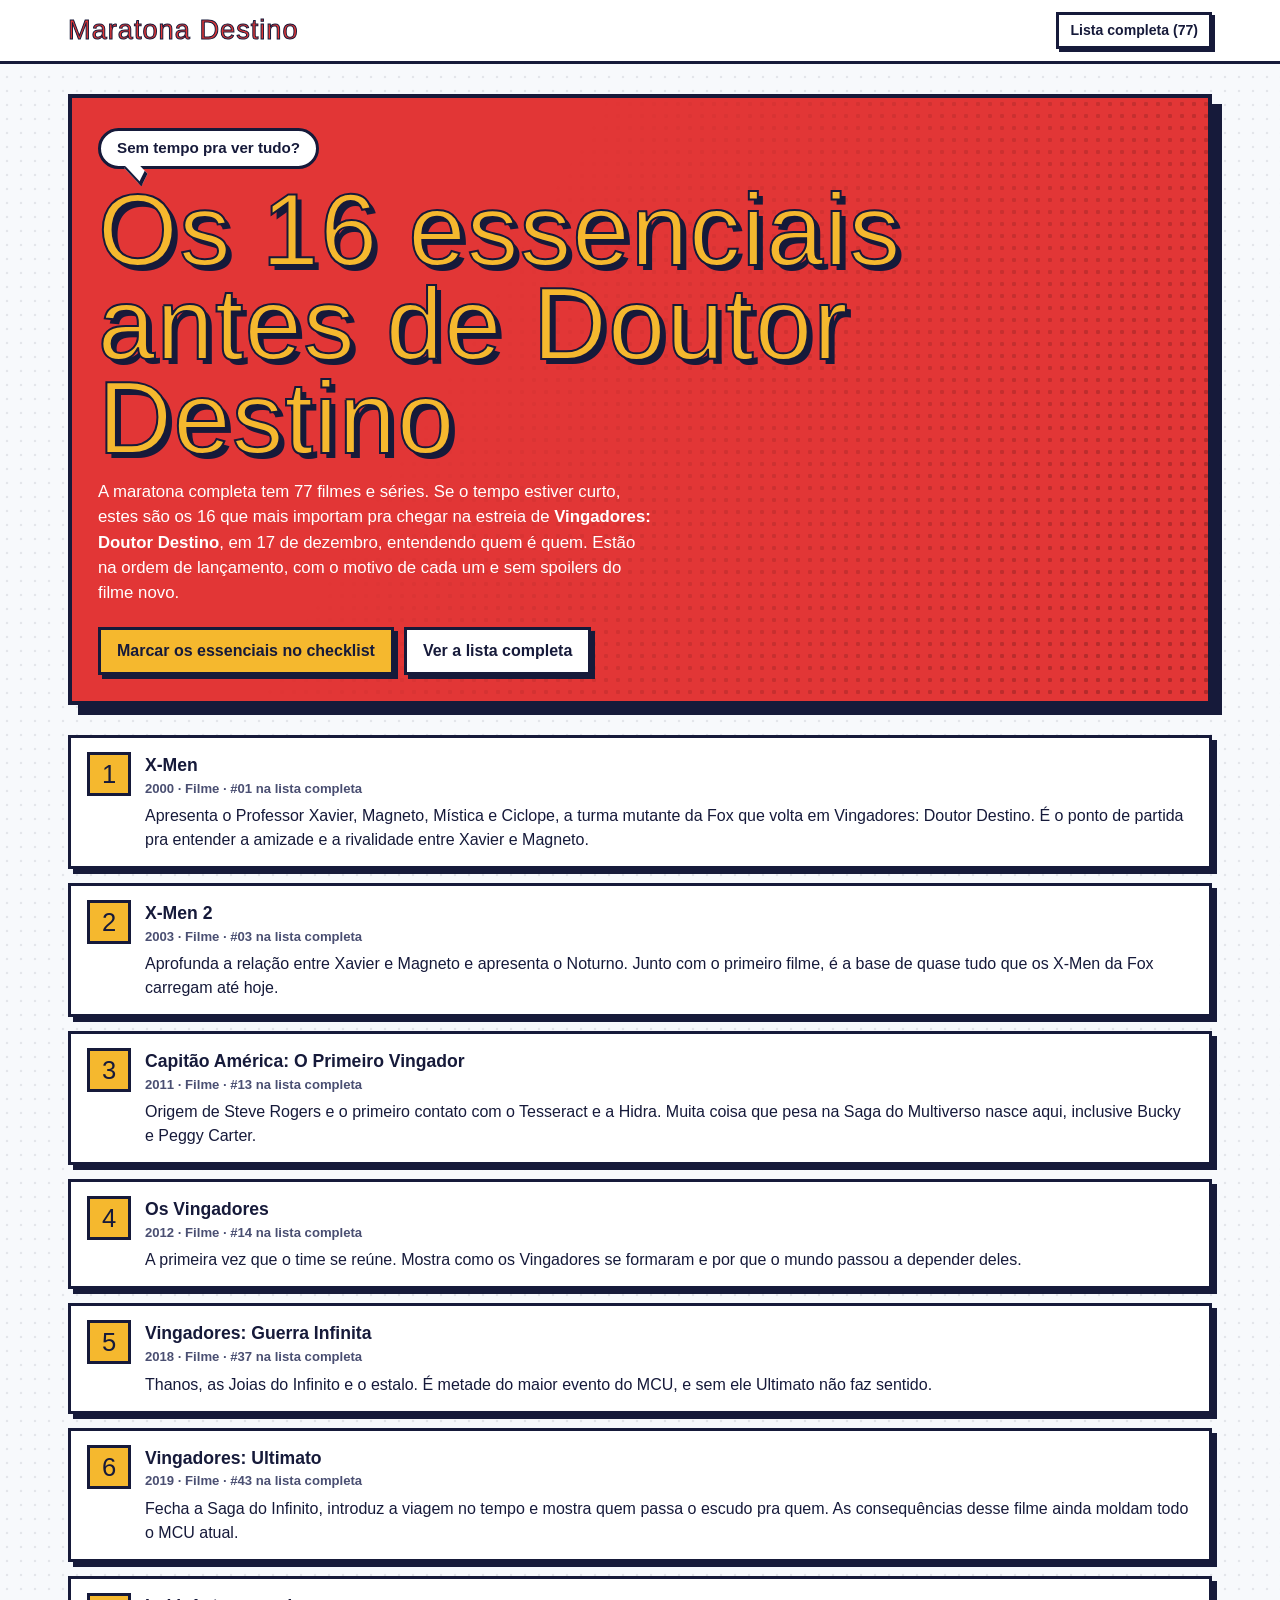
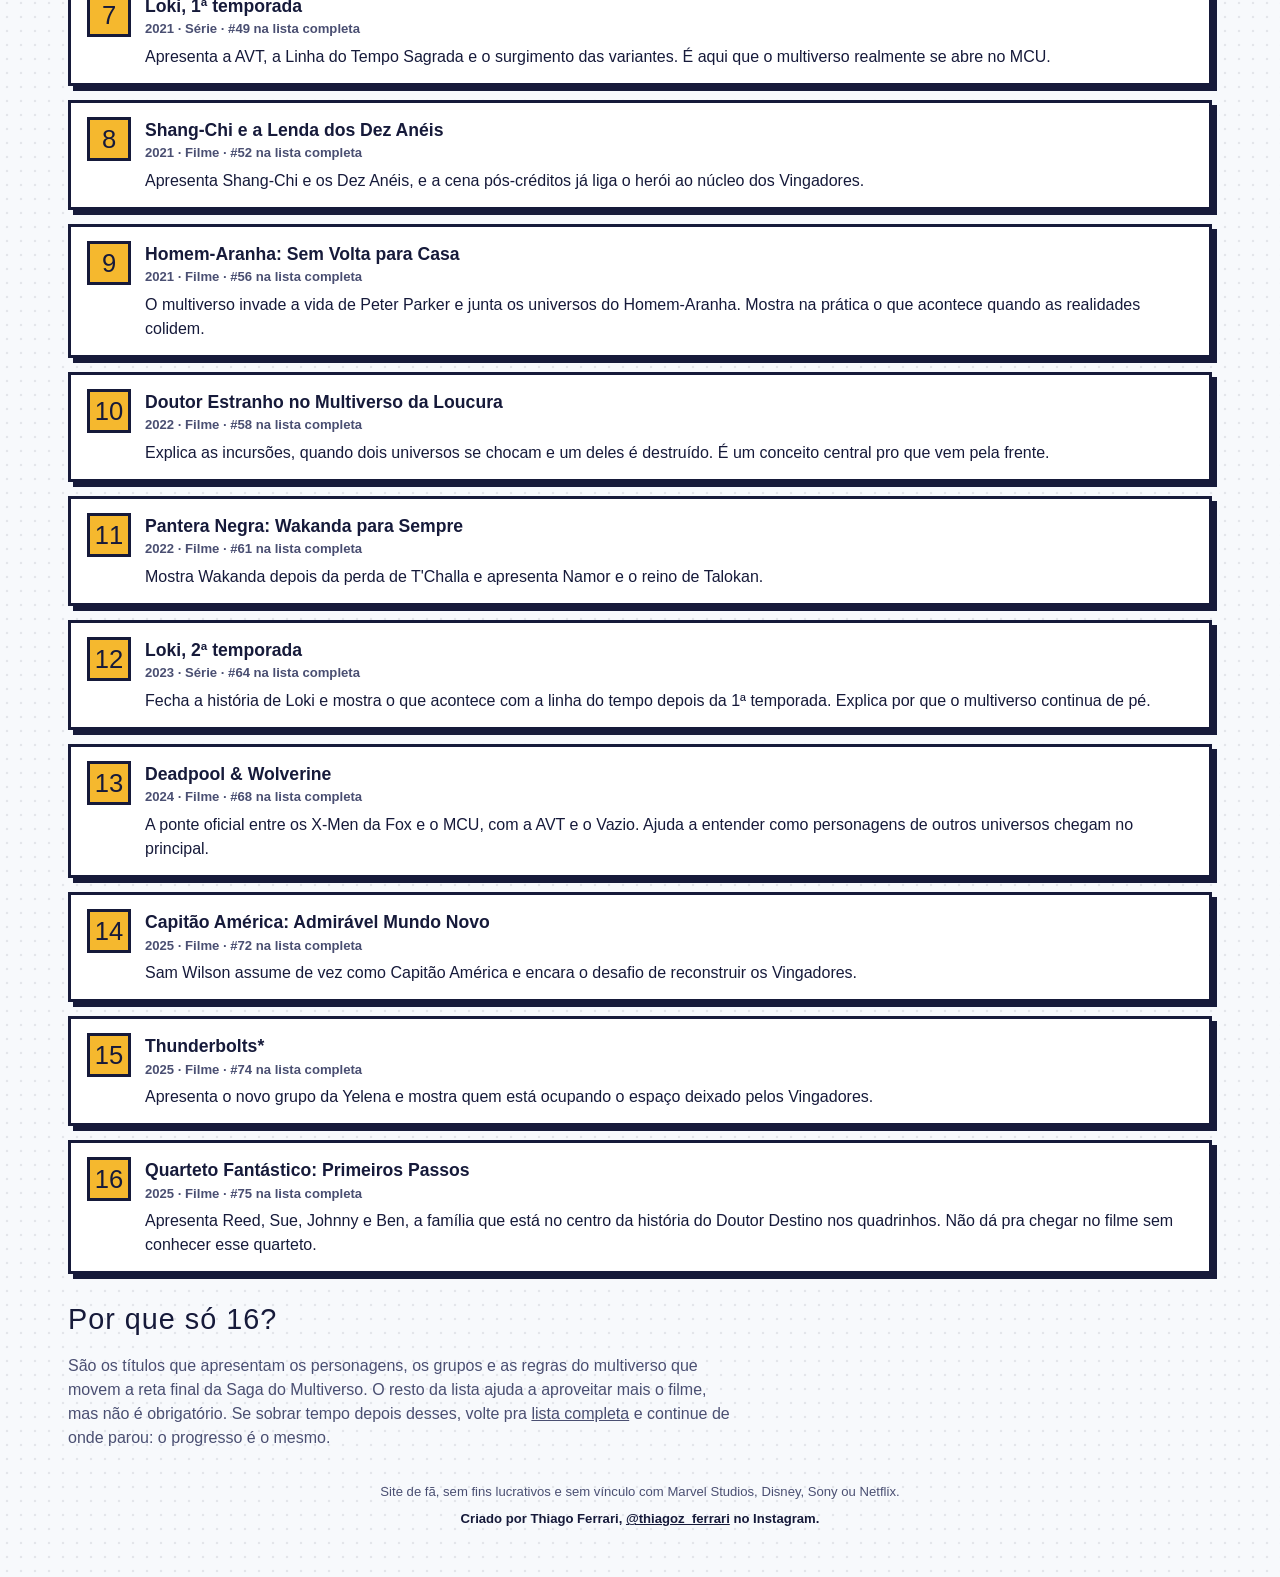
<file: essenciais-doutor-destino/index.html>
<!DOCTYPE html>
<!-- Gerado por scripts/gerar_essenciais.py, não edite à mão -->
<html lang="pt-BR">
<head>
<meta charset="UTF-8">
<meta name="viewport" content="width=device-width, initial-scale=1, viewport-fit=cover">
<meta http-equiv="Content-Security-Policy" content="default-src 'self'; script-src 'sha256-l+ZBOgG9XQFpON9zBxxrb5eDIZBZk0mXDshOBV8iYR8='; style-src 'self' 'unsafe-inline' https://fonts.googleapis.com; font-src 'self' https://fonts.gstatic.com; img-src 'self' data: https://image.tmdb.org; object-src 'none'; base-uri 'self'; form-action 'self'; upgrade-insecure-requests">
<meta name="referrer" content="strict-origin-when-cross-origin">
<title>O que assistir antes de Vingadores: Doutor Destino (16 essenciais)</title>
<meta name="description" content="Sem tempo pra maratona inteira? Os 16 filmes e séries essenciais pra ver antes de Vingadores: Doutor Destino, em ordem, com o motivo de cada um. Sem spoilers.">
<link rel="canonical" href="https://maratonamultiverso.com.br/essenciais-doutor-destino/">
<meta property="og:type" content="article">
<meta property="og:url" content="https://maratonamultiverso.com.br/essenciais-doutor-destino/">
<meta property="og:site_name" content="Maratona Multiverso">
<meta property="og:title" content="O que assistir antes de Vingadores: Doutor Destino (16 essenciais)">
<meta property="og:description" content="Sem tempo pra maratona inteira? Os 16 filmes e séries essenciais pra ver antes de Vingadores: Doutor Destino, em ordem, com o motivo de cada um. Sem spoilers.">
<meta property="og:locale" content="pt_BR">
<meta property="og:image" content="https://maratonamultiverso.com.br/img/og-image.png">
<meta property="og:image:width" content="1200">
<meta property="og:image:height" content="630">
<meta property="og:image:alt" content="Os 16 essenciais antes de Vingadores: Doutor Destino">
<meta name="twitter:card" content="summary_large_image">
<meta name="theme-color" content="#E23636">
<link rel="icon" href="/favicon.ico" sizes="48x48">
<link rel="icon" href="/img/icon-192.png" type="image/png" sizes="192x192">
<link rel="apple-touch-icon" href="/img/apple-touch-icon.png">
<link rel="preconnect" href="https://fonts.googleapis.com">
<link rel="preconnect" href="https://fonts.gstatic.com" crossorigin>
<link href="https://fonts.googleapis.com/css2?family=Bangers&family=Archivo:wght@400;600;800&display=swap" rel="stylesheet">
<link rel="stylesheet" href="/css/style.css">
<script type="application/ld+json">
[{"@context":"https://schema.org","@type":"ItemList","name":"Os 16 essenciais pra ver antes de Vingadores: Doutor Destino","itemListOrder":"https://schema.org/ItemListOrderAscending","numberOfItems":16,"itemListElement":[{"@type":"ListItem","position":1,"item":{"@type":"Movie","name":"X-Men","dateCreated":"2000"}},{"@type":"ListItem","position":2,"item":{"@type":"Movie","name":"X-Men 2","dateCreated":"2003"}},{"@type":"ListItem","position":3,"item":{"@type":"Movie","name":"Capitão América: O Primeiro Vingador","dateCreated":"2011"}},{"@type":"ListItem","position":4,"item":{"@type":"Movie","name":"Os Vingadores","dateCreated":"2012"}},{"@type":"ListItem","position":5,"item":{"@type":"Movie","name":"Vingadores: Guerra Infinita","dateCreated":"2018"}},{"@type":"ListItem","position":6,"item":{"@type":"Movie","name":"Vingadores: Ultimato","dateCreated":"2019"}},{"@type":"ListItem","position":7,"item":{"@type":"TVSeries","name":"Loki, 1ª temporada","dateCreated":"2021"}},{"@type":"ListItem","position":8,"item":{"@type":"Movie","name":"Shang-Chi e a Lenda dos Dez Anéis","dateCreated":"2021"}},{"@type":"ListItem","position":9,"item":{"@type":"Movie","name":"Homem-Aranha: Sem Volta para Casa","dateCreated":"2021"}},{"@type":"ListItem","position":10,"item":{"@type":"Movie","name":"Doutor Estranho no Multiverso da Loucura","dateCreated":"2022"}},{"@type":"ListItem","position":11,"item":{"@type":"Movie","name":"Pantera Negra: Wakanda para Sempre","dateCreated":"2022"}},{"@type":"ListItem","position":12,"item":{"@type":"TVSeries","name":"Loki, 2ª temporada","dateCreated":"2023"}},{"@type":"ListItem","position":13,"item":{"@type":"Movie","name":"Deadpool & Wolverine","dateCreated":"2024"}},{"@type":"ListItem","position":14,"item":{"@type":"Movie","name":"Capitão América: Admirável Mundo Novo","dateCreated":"2025"}},{"@type":"ListItem","position":15,"item":{"@type":"Movie","name":"Thunderbolts*","dateCreated":"2025"}},{"@type":"ListItem","position":16,"item":{"@type":"Movie","name":"Quarteto Fantástico: Primeiros Passos","dateCreated":"2025"}}]},{"@context":"https://schema.org","@type":"BreadcrumbList","itemListElement":[{"@type":"ListItem","position":1,"name":"Maratona Multiverso","item":"https://maratonamultiverso.com.br/"},{"@type":"ListItem","position":2,"name":"Essenciais","item":"https://maratonamultiverso.com.br/essenciais-doutor-destino/"}]}]
</script>
</head>
<body>

<div class="topbar">
  <div class="wrap">
    <a class="marca" href="/">Maratona Destino</a>
    <a class="btn pequeno" href="/">Lista completa (77)</a>
  </div>
</div>

<header class="hero">
  <div class="wrap">
    <div class="panel">
      <div class="balao">Sem tempo pra ver tudo?</div>
      <h1>Os 16 essenciais antes de Doutor Destino</h1>
      <p class="lede">A maratona completa tem 77 filmes e séries. Se o tempo estiver curto, estes são os 16 que mais importam pra chegar na estreia de <b>Vingadores: Doutor Destino</b>, em 17 de dezembro, entendendo quem é quem. Estão na ordem de lançamento, com o motivo de cada um e sem spoilers do filme novo.</p>
      <p class="ess-progresso" id="essProgresso" hidden></p>
      <div class="acoes">
        <a class="btn alt" href="/?filtro=essenciais">Marcar os essenciais no checklist</a>
        <a class="btn" href="/">Ver a lista completa</a>
      </div>
    </div>
  </div>
</header>

<main class="wrap">
<ol class="ess-lista">
<li class="ess-item" data-id="x-men">
  <div class="ess-num">1</div>
  <div class="ess-corpo">
    <h2>X-Men <span class="ess-meta">2000 · Filme · #01 na lista completa</span></h2>
    <p>Apresenta o Professor Xavier, Magneto, Mística e Ciclope, a turma mutante da Fox que volta em Vingadores: Doutor Destino. É o ponto de partida pra entender a amizade e a rivalidade entre Xavier e Magneto.</p>
    <span class="ess-visto" hidden>✓ Você já viu</span>
  </div>
</li>
<li class="ess-item" data-id="x-men-2">
  <div class="ess-num">2</div>
  <div class="ess-corpo">
    <h2>X-Men 2 <span class="ess-meta">2003 · Filme · #03 na lista completa</span></h2>
    <p>Aprofunda a relação entre Xavier e Magneto e apresenta o Noturno. Junto com o primeiro filme, é a base de quase tudo que os X-Men da Fox carregam até hoje.</p>
    <span class="ess-visto" hidden>✓ Você já viu</span>
  </div>
</li>
<li class="ess-item" data-id="capitao-america-primeiro-vingador">
  <div class="ess-num">3</div>
  <div class="ess-corpo">
    <h2>Capitão América: O Primeiro Vingador <span class="ess-meta">2011 · Filme · #13 na lista completa</span></h2>
    <p>Origem de Steve Rogers e o primeiro contato com o Tesseract e a Hidra. Muita coisa que pesa na Saga do Multiverso nasce aqui, inclusive Bucky e Peggy Carter.</p>
    <span class="ess-visto" hidden>✓ Você já viu</span>
  </div>
</li>
<li class="ess-item" data-id="os-vingadores">
  <div class="ess-num">4</div>
  <div class="ess-corpo">
    <h2>Os Vingadores <span class="ess-meta">2012 · Filme · #14 na lista completa</span></h2>
    <p>A primeira vez que o time se reúne. Mostra como os Vingadores se formaram e por que o mundo passou a depender deles.</p>
    <span class="ess-visto" hidden>✓ Você já viu</span>
  </div>
</li>
<li class="ess-item" data-id="guerra-infinita">
  <div class="ess-num">5</div>
  <div class="ess-corpo">
    <h2>Vingadores: Guerra Infinita <span class="ess-meta">2018 · Filme · #37 na lista completa</span></h2>
    <p>Thanos, as Joias do Infinito e o estalo. É metade do maior evento do MCU, e sem ele Ultimato não faz sentido.</p>
    <span class="ess-visto" hidden>✓ Você já viu</span>
  </div>
</li>
<li class="ess-item" data-id="ultimato">
  <div class="ess-num">6</div>
  <div class="ess-corpo">
    <h2>Vingadores: Ultimato <span class="ess-meta">2019 · Filme · #43 na lista completa</span></h2>
    <p>Fecha a Saga do Infinito, introduz a viagem no tempo e mostra quem passa o escudo pra quem. As consequências desse filme ainda moldam todo o MCU atual.</p>
    <span class="ess-visto" hidden>✓ Você já viu</span>
  </div>
</li>
<li class="ess-item" data-id="loki-t1">
  <div class="ess-num">7</div>
  <div class="ess-corpo">
    <h2>Loki, 1ª temporada <span class="ess-meta">2021 · Série · #49 na lista completa</span></h2>
    <p>Apresenta a AVT, a Linha do Tempo Sagrada e o surgimento das variantes. É aqui que o multiverso realmente se abre no MCU.</p>
    <span class="ess-visto" hidden>✓ Você já viu</span>
  </div>
</li>
<li class="ess-item" data-id="shang-chi">
  <div class="ess-num">8</div>
  <div class="ess-corpo">
    <h2>Shang-Chi e a Lenda dos Dez Anéis <span class="ess-meta">2021 · Filme · #52 na lista completa</span></h2>
    <p>Apresenta Shang-Chi e os Dez Anéis, e a cena pós-créditos já liga o herói ao núcleo dos Vingadores.</p>
    <span class="ess-visto" hidden>✓ Você já viu</span>
  </div>
</li>
<li class="ess-item" data-id="sem-volta-para-casa">
  <div class="ess-num">9</div>
  <div class="ess-corpo">
    <h2>Homem-Aranha: Sem Volta para Casa <span class="ess-meta">2021 · Filme · #56 na lista completa</span></h2>
    <p>O multiverso invade a vida de Peter Parker e junta os universos do Homem-Aranha. Mostra na prática o que acontece quando as realidades colidem.</p>
    <span class="ess-visto" hidden>✓ Você já viu</span>
  </div>
</li>
<li class="ess-item" data-id="multiverso-da-loucura">
  <div class="ess-num">10</div>
  <div class="ess-corpo">
    <h2>Doutor Estranho no Multiverso da Loucura <span class="ess-meta">2022 · Filme · #58 na lista completa</span></h2>
    <p>Explica as incursões, quando dois universos se chocam e um deles é destruído. É um conceito central pro que vem pela frente.</p>
    <span class="ess-visto" hidden>✓ Você já viu</span>
  </div>
</li>
<li class="ess-item" data-id="wakanda-para-sempre">
  <div class="ess-num">11</div>
  <div class="ess-corpo">
    <h2>Pantera Negra: Wakanda para Sempre <span class="ess-meta">2022 · Filme · #61 na lista completa</span></h2>
    <p>Mostra Wakanda depois da perda de T&#x27;Challa e apresenta Namor e o reino de Talokan.</p>
    <span class="ess-visto" hidden>✓ Você já viu</span>
  </div>
</li>
<li class="ess-item" data-id="loki-t2">
  <div class="ess-num">12</div>
  <div class="ess-corpo">
    <h2>Loki, 2ª temporada <span class="ess-meta">2023 · Série · #64 na lista completa</span></h2>
    <p>Fecha a história de Loki e mostra o que acontece com a linha do tempo depois da 1ª temporada. Explica por que o multiverso continua de pé.</p>
    <span class="ess-visto" hidden>✓ Você já viu</span>
  </div>
</li>
<li class="ess-item" data-id="deadpool-wolverine">
  <div class="ess-num">13</div>
  <div class="ess-corpo">
    <h2>Deadpool &amp; Wolverine <span class="ess-meta">2024 · Filme · #68 na lista completa</span></h2>
    <p>A ponte oficial entre os X-Men da Fox e o MCU, com a AVT e o Vazio. Ajuda a entender como personagens de outros universos chegam no principal.</p>
    <span class="ess-visto" hidden>✓ Você já viu</span>
  </div>
</li>
<li class="ess-item" data-id="admiravel-mundo-novo">
  <div class="ess-num">14</div>
  <div class="ess-corpo">
    <h2>Capitão América: Admirável Mundo Novo <span class="ess-meta">2025 · Filme · #72 na lista completa</span></h2>
    <p>Sam Wilson assume de vez como Capitão América e encara o desafio de reconstruir os Vingadores.</p>
    <span class="ess-visto" hidden>✓ Você já viu</span>
  </div>
</li>
<li class="ess-item" data-id="thunderbolts">
  <div class="ess-num">15</div>
  <div class="ess-corpo">
    <h2>Thunderbolts* <span class="ess-meta">2025 · Filme · #74 na lista completa</span></h2>
    <p>Apresenta o novo grupo da Yelena e mostra quem está ocupando o espaço deixado pelos Vingadores.</p>
    <span class="ess-visto" hidden>✓ Você já viu</span>
  </div>
</li>
<li class="ess-item" data-id="quarteto-fantastico">
  <div class="ess-num">16</div>
  <div class="ess-corpo">
    <h2>Quarteto Fantástico: Primeiros Passos <span class="ess-meta">2025 · Filme · #75 na lista completa</span></h2>
    <p>Apresenta Reed, Sue, Johnny e Ben, a família que está no centro da história do Doutor Destino nos quadrinhos. Não dá pra chegar no filme sem conhecer esse quarteto.</p>
    <span class="ess-visto" hidden>✓ Você já viu</span>
  </div>
</li>
</ol>

<section class="faq">
  <h2>Por que só 16?</h2>
  <p class="ess-nota">São os títulos que apresentam os personagens, os grupos e as regras do multiverso que movem a reta final da Saga do Multiverso. O resto da lista ajuda a aproveitar mais o filme, mas não é obrigatório. Se sobrar tempo depois desses, volte pra <a href="/">lista completa</a> e continue de onde parou: o progresso é o mesmo.</p>
</section>
</main>

<footer class="rodape">
  <div class="wrap">
    <p>Site de fã, sem fins lucrativos e sem vínculo com Marvel Studios, Disney, Sony ou Netflix.</p>
    <p class="criador">Criado por <b>Thiago Ferrari</b>, <a href="https://www.instagram.com/thiagoz_ferrari/" target="_blank" rel="noopener">@thiagoz_ferrari</a> no Instagram.</p>
  </div>
</footer>

<script>
// Mostra o que a pessoa já marcou no checklist (mesmo progresso salvo no navegador)
try {
  var e = JSON.parse(localStorage.getItem("maratona-destino-v2")) || {}, v = e.vistos || {}, n = 0;
  document.querySelectorAll(".ess-item").forEach(function (li) {
    if (Object.prototype.hasOwnProperty.call(v, li.dataset.id)) {
      li.classList.add("visto"); li.querySelector(".ess-visto").hidden = false; n++;
    }
  });
  if (n) { var p = document.getElementById("essProgresso"); p.textContent = "Você já viu " + n + " de 16 essenciais."; p.hidden = false; }
} catch (_) {}
</script>
</body>
</html>
</file>
<file: css/style.css>
:root{
  --paper:#F7F9FC; --ink:#161A3A; --ink-soft:#4A4F72; --card:#FFFFFF; --line:#161A3A;
  --red:#E23636; --gold:#F5B82E; --blue:#2F7FD8; --purple:#8A3FC7; --dot:rgba(22,26,58,.09);
  --shadow:#161A3A; --muted:#EEF1F7;
  --display:"Bangers", Impact, "Arial Black", sans-serif;
  --body:"Archivo", "Segoe UI", Roboto, Helvetica, Arial, sans-serif;
  box-sizing:border-box;
  padding-top:env(safe-area-inset-top,0px); padding-bottom:env(safe-area-inset-bottom,0px);
}
@media (prefers-color-scheme: dark){
  :root:not([data-theme="light"]){
    --paper:#0F1230; --ink:#F2F4FF; --ink-soft:#A9AED6; --card:#1A1E45; --line:#050720;
    --dot:rgba(255,255,255,.06); --shadow:#03041A; --muted:#15183A;
  }
}
:root[data-theme="dark"]{
  --paper:#0F1230; --ink:#F2F4FF; --ink-soft:#A9AED6; --card:#1A1E45; --line:#050720;
  --dot:rgba(255,255,255,.06); --shadow:#03041A; --muted:#15183A;
}
*,*::before,*::after{box-sizing:border-box}
[hidden]{display:none !important}
html{scroll-padding-top:calc(env(safe-area-inset-top,0px) + 70px)}
body{
  margin:0; background:var(--paper); color:var(--ink); font-family:var(--body); line-height:1.5;
  background-image:radial-gradient(var(--dot) 1.4px, transparent 1.6px); background-size:14px 14px;
}
.wrap{max-width:1180px; margin:0 auto; padding:0 18px}
button{font:inherit; cursor:pointer; color:inherit}
a{color:inherit}
img{max-width:100%}
:focus-visible{outline:3px solid var(--gold); outline-offset:3px}

/* botões */
.btn{
  border:3px solid var(--line); background:#fff; color:#161A3A; font-weight:800; padding:9px 16px;
  box-shadow:4px 4px 0 var(--shadow); transition:transform .1s, box-shadow .1s;
}
.btn:active{transform:translate(3px,3px); box-shadow:1px 1px 0 var(--shadow)}
.btn.alt{background:var(--gold)}
.btn.escuro{background:#161A3A; color:#fff}
.btn.pequeno{padding:5px 11px; font-size:.88rem; box-shadow:3px 3px 0 var(--shadow)}
.btn.grande{width:100%; padding:12px; font-size:1.05rem}

/* topo */
.topbar{border-bottom:3px solid var(--line); background:var(--card)}
.topbar .wrap{display:flex; align-items:center; justify-content:space-between; gap:12px; padding-top:10px; padding-bottom:10px}
.marca{font-family:var(--display); font-size:1.7rem; letter-spacing:1px; color:var(--red); -webkit-text-stroke:1px var(--line)}
.topbar-acoes{display:flex; align-items:center; gap:10px; flex-wrap:wrap; justify-content:flex-end}
/* no celular o botão de conta aparece depois e quebra pra segunda linha: reserva o espaço pra página não pular (CLS) */
@media (max-width:540px){ .js .topbar-acoes{min-height:84px; align-content:flex-start} }
.conta{display:flex; align-items:center; gap:10px}
.nuvem-status{font-size:.82rem; font-weight:700; color:var(--ink-soft)}

/* hero */
.hero{padding:30px 0 20px}
.panel{
  position:relative; background:var(--red); color:#fff; border:4px solid var(--line);
  box-shadow:10px 10px 0 var(--shadow); padding:30px 26px 26px; overflow:hidden;
}
.panel::before{
  content:""; position:absolute; inset:0; opacity:.22; pointer-events:none;
  background-image:radial-gradient(#000 2px, transparent 2.4px); background-size:12px 12px;
  -webkit-mask-image:linear-gradient(120deg, transparent 35%, #000 100%); mask-image:linear-gradient(120deg, transparent 35%, #000 100%);
}
.panel > *{position:relative}
.panel.escuro{background:#161A3A}
.balao{
  display:inline-block; background:#fff; color:#161A3A; border:3px solid var(--line);
  border-radius:22px; padding:6px 16px; font-weight:800; font-size:.95rem; margin-bottom:14px; position:relative;
}
.balao::after{
  content:""; position:absolute; left:26px; bottom:-14px; width:18px; height:18px; background:#fff;
  border-right:3px solid var(--line); border-bottom:3px solid var(--line); transform:skewY(35deg) rotate(20deg);
}
h1{
  font-family:var(--display); font-weight:400; letter-spacing:1.5px; line-height:.92; margin:0 0 14px;
  font-size:clamp(3rem, 9vw, 6.4rem); color:var(--gold);
  -webkit-text-stroke:2px #161A3A; text-shadow:5px 5px 0 #161A3A;
}
.lede{max-width:60ch; font-size:1.05rem; margin:0 0 22px}
.stats{display:flex; flex-wrap:wrap; gap:14px; align-items:stretch}
.stat{background:#fff; color:#161A3A; border:3px solid var(--line); padding:10px 16px; min-width:130px; box-shadow:5px 5px 0 #161A3A}
.stat b{display:block; font-family:var(--display); font-weight:400; font-size:2.3rem; line-height:1; letter-spacing:1px}
.stat span{font-size:.86rem; font-weight:600}
.medidor{flex:1 1 260px; background:#fff; color:#161A3A; border:3px solid var(--line); padding:10px 16px; box-shadow:5px 5px 0 #161A3A}
.medidor-topo{display:flex; justify-content:space-between; font-weight:800; font-size:.9rem; margin-bottom:6px}
.barra{height:24px; border:3px solid #161A3A; background:#E9ECF5; overflow:hidden}
.barra i{
  display:block; height:100%; width:0; background:var(--gold);
  background-image:repeating-linear-gradient(-45deg, rgba(0,0,0,.14) 0 8px, transparent 8px 16px);
  transition:width .5s ease;
}
.acoes{display:flex; flex-wrap:wrap; gap:10px; margin-top:18px}

/* próxima parada */
#proxima{padding:10px 0 24px}
/* reserva o espaço do card antes da lista carregar, pra página não pular (CLS) */
.js #proxima:empty{min-height:250px}
@media (min-width:800px){ .js #proxima:empty{min-height:270px} }
.proxima{
  position:relative; border:4px solid var(--line); box-shadow:8px 8px 0 var(--shadow); color:#fff;
  background:#161A3A; min-height:220px; display:flex; align-items:flex-end; overflow:hidden;
}
.proxima.com-fundo{
  background-image:linear-gradient(90deg, rgba(22,26,58,.96) 0%, rgba(22,26,58,.75) 50%, rgba(22,26,58,.15) 100%), var(--bg);
  background-size:cover; background-position:center right;
}
.prox-txt{padding:24px 24px 22px; max-width:640px}
.prox-rotulo{display:inline-block; background:var(--gold); color:#161A3A; font-weight:800; font-size:.85rem; padding:2px 10px; border:2px solid var(--line)}
.proxima h2{font-family:var(--display); font-weight:400; letter-spacing:1px; font-size:clamp(2rem,6vw,3.4rem); line-height:1; margin:10px 0 6px; text-shadow:3px 3px 0 #000}
.proxima p{margin:0 0 4px; color:#D8DBF5; font-weight:600}
.proxima .acoes{margin-top:14px}

/* filtros */
.toolbar{position:sticky; top:0; z-index:5; background:var(--paper); border-bottom:3px solid var(--line); padding:10px 0; padding-top:calc(10px + env(safe-area-inset-top,0px)); margin-top:-1px}
.toolbar .wrap{display:flex; flex-wrap:wrap; gap:10px; align-items:center; justify-content:space-between}
.seg, .chips{display:flex; flex-wrap:wrap; gap:6px}
.seg button, .chips button{border:2px solid var(--line); background:var(--card); color:var(--ink); font-weight:700; font-size:.88rem; padding:6px 12px}
.seg button[aria-pressed="true"]{background:var(--ink); color:var(--paper)}
.chips button{display:flex; align-items:center; gap:6px}
.chips .sw{width:12px; height:12px; border:2px solid var(--line)}
.chips button[aria-pressed="false"]{opacity:.45; text-decoration:line-through}

/* blocos */
.bloco{padding:26px 0 10px}
.bloco-head{display:flex; flex-wrap:wrap; align-items:baseline; gap:6px 16px; margin-bottom:14px; border-bottom:3px dashed var(--ink-soft); padding-bottom:8px}
.bloco-head h2{font-family:var(--display); font-weight:400; font-size:2.4rem; letter-spacing:1px; margin:0; line-height:1}
.bloco-head p{margin:0; color:var(--ink-soft); font-weight:600}
.contagem{margin-left:auto; font-weight:800; font-size:.92rem; background:var(--gold); color:#161A3A; border:2px solid var(--line); padding:2px 10px}
.trilha{margin:-4px 0 16px}
.trilha summary{cursor:pointer; font-weight:800; display:inline-block; padding:4px 10px; border:2px solid var(--line); background:var(--card)}
.trilha iframe{display:block; width:100%; max-width:560px; height:152px; border:0; margin-top:10px; border-radius:12px}

.grid{display:grid; grid-template-columns:repeat(auto-fill, minmax(175px, 1fr)); gap:18px}
.card{background:var(--card); border:3px solid var(--line); box-shadow:6px 6px 0 var(--shadow); display:flex; flex-direction:column; transition:opacity .25s}
.capa{
  position:relative; display:block; width:100%; aspect-ratio:2/3; padding:0; border:0; border-bottom:3px solid var(--line);
  background:var(--c); overflow:hidden;
}
.capa img{display:block; width:100%; height:100%; object-fit:cover}
.capa-gibi{position:absolute; inset:0; background:var(--c)}
.capa-gibi::before{
  content:""; position:absolute; inset:0; opacity:.28;
  background-image:radial-gradient(#000 2.2px, transparent 2.6px); background-size:10px 10px;
  -webkit-mask-image:radial-gradient(circle at 85% 15%, #000, transparent 70%); mask-image:radial-gradient(circle at 85% 15%, #000, transparent 70%);
}
.capa-gibi::after{content:""; position:absolute; right:-40px; bottom:-40px; width:180px; height:180px; border-radius:50%; background:repeating-conic-gradient(rgba(255,255,255,.18) 0 10deg, transparent 10deg 20deg)}
.capa-gibi .titulo-gibi{position:absolute; left:10px; right:10px; bottom:12px; z-index:1; font-family:var(--display); font-size:1.7rem; line-height:1.02; color:#fff; -webkit-text-stroke:1px #161A3A; text-shadow:2px 2px 0 #161A3A; text-align:left}
.tags{position:absolute; top:8px; left:8px; right:8px; display:flex; justify-content:space-between; gap:6px; z-index:2}
.tag{background:#fff; color:#161A3A; border:2px solid #161A3A; font-size:.72rem; font-weight:800; padding:1px 7px}
.tag.fr{background:var(--c); color:#fff; text-shadow:1px 1px 0 #161A3A}
.carimbo{
  position:absolute; right:10px; top:44%; z-index:3; font-family:var(--display); font-size:2rem; color:var(--red);
  background:#fff; border:3px solid var(--red); padding:0 10px; transform:rotate(-12deg) scale(0); opacity:0;
  transition:transform .25s cubic-bezier(.3,1.8,.5,1), opacity .15s;
}
.card.visto .carimbo{transform:rotate(-12deg) scale(1); opacity:1}
.card.visto .capa img, .card.visto .capa-gibi{filter:grayscale(.6) brightness(.85)}
.card-corpo{padding:10px 11px 12px; display:flex; flex-direction:column; gap:6px; flex:1}
.card-corpo h3{margin:0; font-size:.98rem; line-height:1.25; font-weight:800}
.meta{font-size:.82rem; color:var(--ink-soft); font-weight:600}
.onde{display:flex; flex-wrap:wrap; align-items:center; gap:6px; font-size:.8rem}
.plat{font-weight:800; border:2px solid var(--line); padding:0 7px; background:var(--muted)}
.plat.sem{font-weight:600}
.mais{font-weight:700; color:var(--ink-soft)}
.comunidade{font-size:.78rem; color:var(--ink-soft); font-weight:600; min-height:0}
.comunidade:empty{display:none}
.marcar{margin-top:auto; border:3px solid var(--line); background:var(--gold); color:#161A3A; font-weight:800; padding:7px; box-shadow:3px 3px 0 var(--shadow); font-size:.9rem}
.card.visto .marcar{background:var(--muted); color:var(--ink)}
.marcar:active{transform:translate(2px,2px); box-shadow:1px 1px 0 var(--shadow)}
.card.foco{animation:foco 1.2s ease 2}
@keyframes foco{50%{box-shadow:6px 6px 0 var(--shadow), 0 0 0 6px var(--gold)}}

/* final e rodapé */
.final{padding:36px 0 20px}
.final .panel{text-align:center}
.final h2{font-family:var(--display); font-weight:400; font-size:clamp(2.4rem,7vw,4.4rem); margin:0; color:var(--gold); letter-spacing:1px; text-shadow:4px 4px 0 var(--red)}
.final p{margin:8px auto 0; max-width:60ch}
.rodape{padding:10px 0 40px; font-size:.82rem; color:var(--ink-soft); text-align:center}
.rodape p{max-width:75ch; margin:8px auto}
.rodape .criador{font-weight:700; color:var(--ink)}
.rodape a{font-weight:700}
.privacidade{max-width:75ch; margin:14px auto 0; text-align:left; border:2px solid var(--line); background:var(--card); padding:8px 14px}
.privacidade summary{cursor:pointer; font-weight:800; color:var(--ink); text-align:center}
.privacidade p{margin:10px 0}
.vazio{padding:30px; text-align:center; font-weight:700; color:var(--ink-soft)}

/* diálogos */
dialog{
  border:4px solid var(--line); padding:0; width:min(640px, calc(100% - 24px)); max-height:calc(100% - 40px);
  background:var(--card); color:var(--ink); box-shadow:10px 10px 0 var(--shadow); overflow:auto;
}
dialog::backdrop{background:rgba(8,10,30,.72)}
.fechar{position:absolute; top:10px; right:10px; z-index:2; width:40px; height:40px; border:3px solid var(--line); background:#fff; color:#161A3A; font-weight:800; font-size:1.1rem}
.dlg-topo{position:relative; background:#161A3A; color:#fff; padding:60px 22px 18px; min-height:170px; display:flex; flex-direction:column; justify-content:flex-end}
.dlg-topo.com-fundo{background-image:linear-gradient(0deg, rgba(22,26,58,.97) 10%, rgba(22,26,58,.2)), var(--bg); background-size:cover; background-position:center}
.dlg-topo h2{font-family:var(--display); font-weight:400; font-size:2.4rem; line-height:1; margin:0 0 6px; letter-spacing:1px; text-shadow:3px 3px 0 #000}
.dlg-topo p{margin:0; color:#D8DBF5; font-weight:600}
.dlg-cab{position:relative; background:var(--gold); color:#161A3A; padding:18px 60px 14px 22px; border-bottom:4px solid var(--line)}
.dlg-cab h2{font-family:var(--display); font-weight:400; font-size:2.4rem; line-height:1; margin:0; letter-spacing:1px}
.dlg-cab p{margin:4px 0 0; font-weight:700}
.dlg-corpo{padding:18px 22px 22px}
.dlg-corpo h3{font-family:var(--display); font-weight:400; font-size:1.6rem; letter-spacing:1px; margin:18px 0 8px}
.dlg-corpo h3:first-child{margin-top:0}
.sinopse{margin:0 0 6px; max-width:65ch}
.provs{display:flex; flex-wrap:wrap; gap:8px}
.prov{display:flex; align-items:center; gap:6px; border:2px solid var(--line); padding:3px 8px 3px 3px; font-weight:700; font-size:.88rem; background:var(--muted)}
.prov img{width:28px; height:28px; border-radius:6px}
.prov.sem{padding:3px 8px; font-weight:600}
.links{margin:10px 0 14px; font-weight:700}
.player-trilha iframe{display:block; width:100%; max-width:480px; height:152px; border:0; border-radius:12px; margin:14px 0 4px}
.form-login label{display:block; font-weight:800; margin-bottom:6px}
.form-login input{width:100%; padding:10px 12px; border:3px solid var(--line); font:inherit; background:var(--paper); color:var(--ink); margin-bottom:12px}
.form-login .captcha{min-height:65px; margin-bottom:12px}
.msg{font-weight:700; margin:10px 0 0}

/* conquistas */
.conq-grid{display:grid; grid-template-columns:repeat(auto-fill, minmax(250px,1fr)); gap:10px}
.conq{display:flex; gap:12px; align-items:flex-start; border:2px solid var(--line); padding:10px; background:var(--muted); opacity:.55; filter:grayscale(1)}
.conq.ok{opacity:1; filter:none; background:var(--card); box-shadow:3px 3px 0 var(--gold)}
.conq .conq-icone{font-size:1.9rem; line-height:1; width:48px; height:48px; flex:0 0 48px; display:grid; place-items:center; border:3px solid var(--line); border-radius:50%; background:var(--paper)}
.conq.ok .conq-icone{background:var(--gold)}
.conq b{display:block; line-height:1.2}
.conq p{margin:2px 0 0; font-size:.84rem; color:var(--ink-soft)}
.conq small{display:block; font-size:.76rem; font-weight:700; margin-top:4px}
.conq .rar{color:var(--red)}

/* avisos */
.toasts{position:fixed; left:50%; bottom:calc(20px + env(safe-area-inset-bottom,0px)); transform:translateX(-50%); z-index:50; display:flex; flex-direction:column; gap:10px; align-items:center; width:min(440px, calc(100% - 24px)); pointer-events:none}
.toast, .conq-toast{
  background:var(--ink); color:var(--paper); border:3px solid var(--line); padding:10px 16px; font-weight:800;
  transform:translateY(30px) scale(.9); opacity:0; transition:transform .3s cubic-bezier(.3,1.6,.5,1), opacity .2s; box-shadow:5px 5px 0 var(--shadow)
}
.conq-toast{display:flex; align-items:center; gap:12px; background:var(--gold); color:#161A3A; width:100%}
.conq-toast .conq-icone{font-size:2.2rem; line-height:1}
.conq-toast small{display:block; font-size:.78rem; font-weight:800}
.conq-toast b{font-family:var(--display); font-weight:400; font-size:1.6rem; letter-spacing:1px; line-height:1.05}
.toast.show, .conq-toast.show{transform:none; opacity:1}

.som-btn{
  position:fixed; right:16px; bottom:calc(16px + env(safe-area-inset-bottom,0px)); z-index:40;
  border:3px solid var(--line); background:var(--card); color:var(--ink); font-weight:800; padding:8px 14px; box-shadow:4px 4px 0 var(--shadow)
}
.som-btn[aria-pressed="true"]{background:var(--gold); color:#161A3A}

/* trilha automática do filme */
.trilha-dock{
  position:fixed; right:16px; bottom:calc(16px + env(safe-area-inset-bottom,0px)); z-index:40;
  width:min(360px, calc(100vw - 32px)); background:var(--card); color:var(--ink);
  border:3px solid var(--line); box-shadow:4px 4px 0 var(--shadow); padding:8px
}
.trilha-dock[data-ligado="false"]{width:auto; padding:0; border:0; box-shadow:none; background:none}
.trilha-dock[data-ligado="false"] .btn{box-shadow:4px 4px 0 var(--shadow)}
.trilha-dock-topo{display:flex; align-items:center; justify-content:space-between; gap:8px}
.trilha-dock[data-ligado="true"]{width:min(320px, calc(100vw - 32px)); padding:5px}
.trilha-dock[data-ligado="true"] .trilha-dock-topo{display:none}
.trilha-dock-player{position:relative}
.trilha-fechar{
  position:absolute; top:-24px; right:-24px; z-index:1; width:26px; height:26px; padding:0; border-radius:50%;
  border:2px solid var(--line); background:var(--card); color:var(--ink); font-size:.8rem; font-weight:800; line-height:1
}
.trilha-dock-player iframe{display:block; width:100%; height:80px; border:0; border-radius:12px}

/* apagar dados */
.btn.perigo{background:#B3261E; color:#fff}

/* lista em HTML puro (Google e sem JavaScript) */
.js .lista-estatica{display:none}
.lista-estatica{padding:10px 0 30px}
.lista-estatica h2{font-family:var(--display); font-weight:400; letter-spacing:1px; font-size:1.8rem}
.lista-estatica h3{margin:18px 0 6px}

/* perguntas frequentes (SEO) */
.faq{padding:24px 0 10px}
.faq h2{font-family:var(--display); font-weight:400; letter-spacing:1px; font-size:1.8rem; margin:0 0 12px}
.faq details{border:2px solid var(--line); background:var(--card); padding:10px 14px; margin:0 0 10px}
.faq summary{cursor:pointer; font-weight:800}
.faq p{margin:10px 0 4px; color:var(--ink-soft)}

/* página dos essenciais */
a.marca, a.btn{text-decoration:none}
a.btn{display:inline-block}
.ess-progresso{font-weight:800; margin:0}
.ess-lista{list-style:none; margin:10px 0 0; padding:0; display:grid; gap:14px}
.ess-item{display:flex; gap:14px; align-items:flex-start; border:3px solid var(--line); background:var(--card); padding:14px 16px; box-shadow:5px 5px 0 var(--shadow)}
.ess-item.visto{opacity:.75}
.ess-num{flex:0 0 auto; width:44px; height:44px; display:grid; place-items:center; font-family:var(--display); font-size:1.6rem; background:var(--gold); color:#161A3A; border:3px solid var(--line)}
.ess-item.visto .ess-num{background:var(--muted)}
.ess-corpo h2{margin:0; font-size:1.1rem}
.ess-meta{display:block; font-weight:600; font-size:.82rem; color:var(--ink-soft)}
.ess-corpo p{margin:6px 0 0}
.ess-visto{display:inline-block; margin-top:6px; font-weight:800; font-size:.85rem; color:#1E7B3A}
.ess-nota{max-width:75ch}

@media (max-width:560px){
  .grid{grid-template-columns:1fr 1fr; gap:12px}
  .panel{padding:24px 18px 20px; box-shadow:6px 6px 0 var(--shadow)}
  .card-corpo h3{font-size:.9rem}
  .marca{font-size:1.35rem}
  .stat{min-width:0; flex:1 1 40%}
  .capa-gibi .titulo-gibi{font-size:1.35rem}
  .som-btn{bottom:calc(80px + env(safe-area-inset-bottom,0px))}
  .trilha-dock{right:12px; bottom:calc(80px + env(safe-area-inset-bottom,0px))}
}
@media (prefers-reduced-motion: reduce){ *{transition:none !important; animation:none !important} }

/* apoie a maratona (Pix) */
.apoio label{display:block; font-weight:800; margin:14px 0 4px}
.pix-qr{width:220px; max-width:100%; margin:14px auto 0; background:#fff; border:3px solid var(--line); box-shadow:4px 4px 0 var(--shadow)}
.pix-qr svg{display:block; width:100%; height:auto}
.pix-codigo{width:100%; font:inherit; font-size:.78rem; padding:8px; border:2px solid var(--line); background:var(--muted); color:var(--ink); resize:none; word-break:break-all; margin-bottom:10px}
.apoio .msg{font-weight:700; min-height:1.2em; margin:8px 0 0}
.pix-nota{font-size:.8rem; color:var(--ink-soft)}

/* aviso de cookies */
.aviso-cookies{
  position:fixed; left:16px; bottom:calc(16px + env(safe-area-inset-bottom,0px)); z-index:45;
  width:min(420px, calc(100vw - 32px)); background:var(--card); color:var(--ink);
  border:3px solid var(--line); box-shadow:5px 5px 0 var(--shadow); padding:12px 14px; font-size:.88rem
}
.aviso-cookies p{margin:0 0 10px}
.aviso-cookies a{font-weight:800}
.aviso-cookies-acoes{display:flex; gap:10px}
@media (max-width:560px){ .aviso-cookies{left:12px; bottom:calc(140px + env(safe-area-inset-bottom,0px))} }

/* aba Essenciais */
.resumo-essenciais{
  display:flex; flex-direction:column; gap:2px; margin:22px 0 4px; padding:12px 16px;
  background:var(--gold); color:#161A3A; border:3px solid var(--line); box-shadow:5px 5px 0 var(--shadow)
}
.resumo-essenciais b{font-family:var(--display); font-weight:400; font-size:1.5rem; letter-spacing:1px; line-height:1.1}
.resumo-essenciais span{font-weight:600; font-size:.92rem}
</file>
